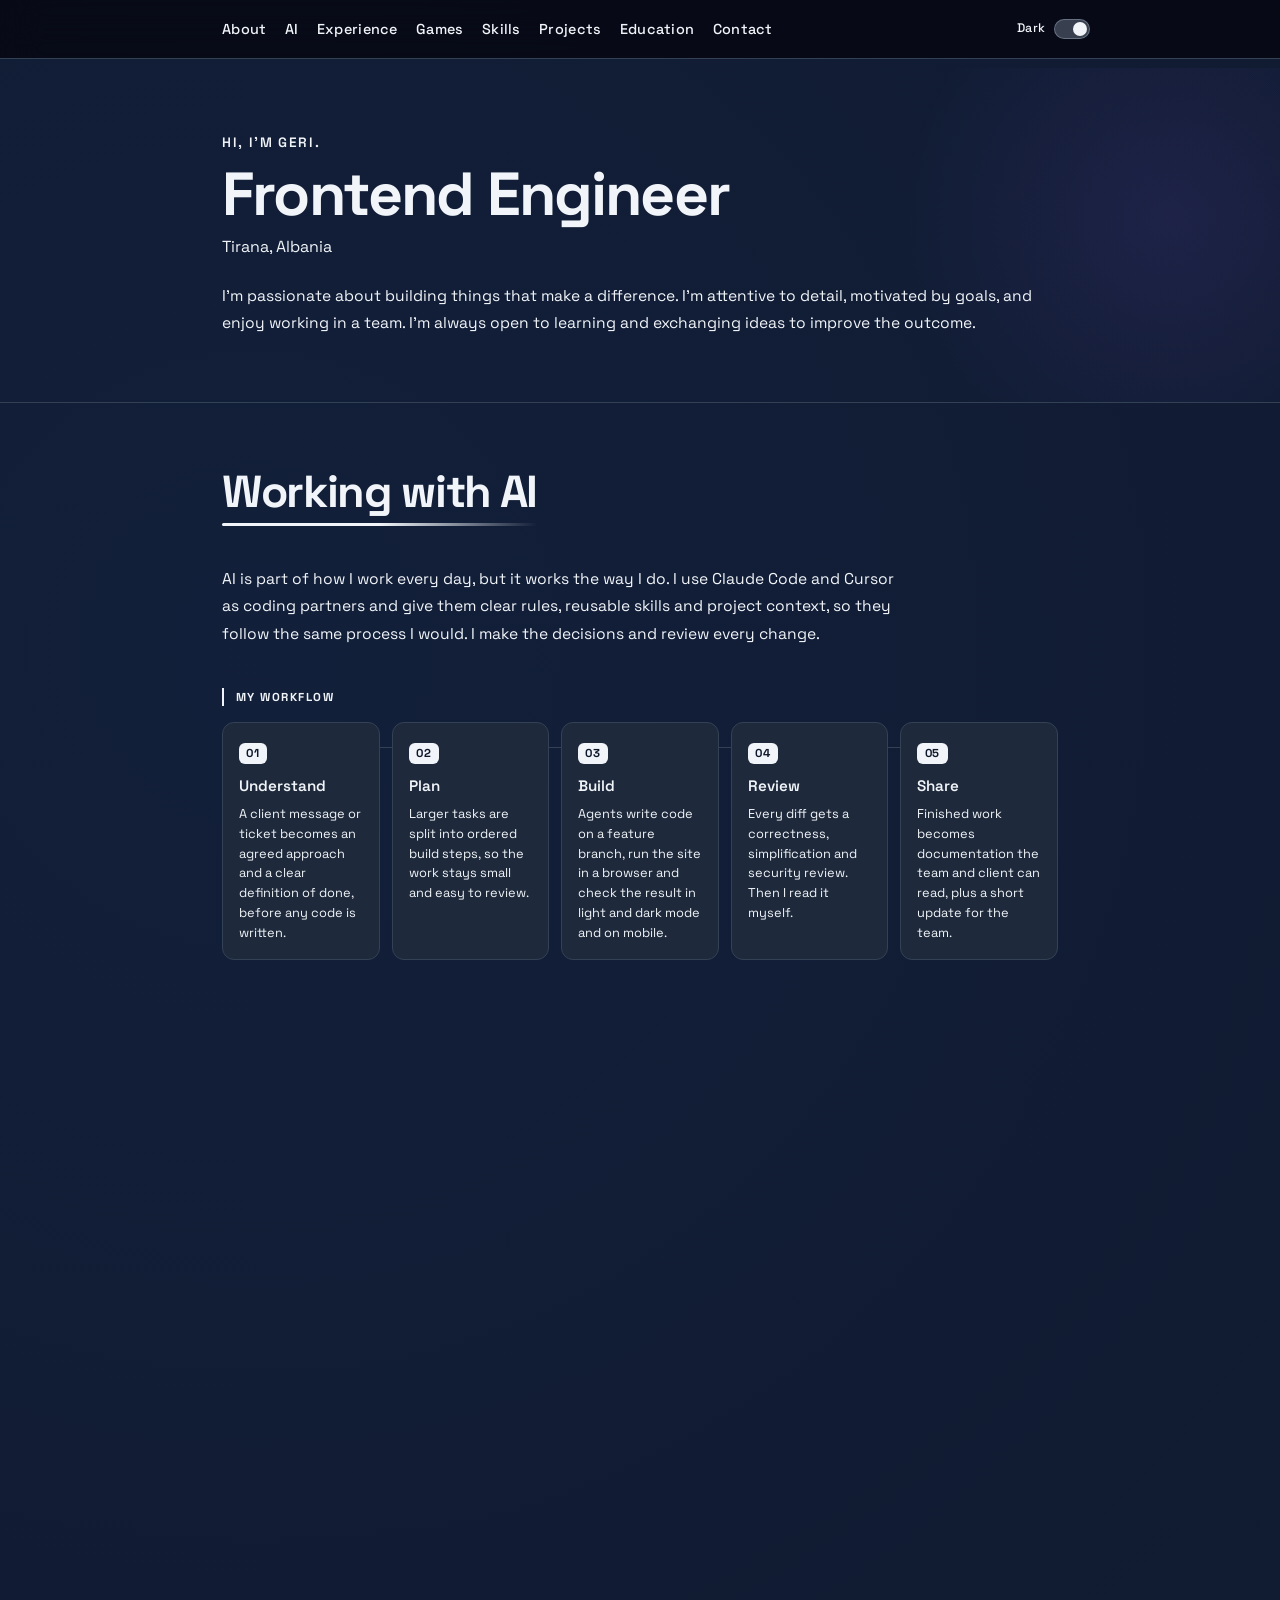
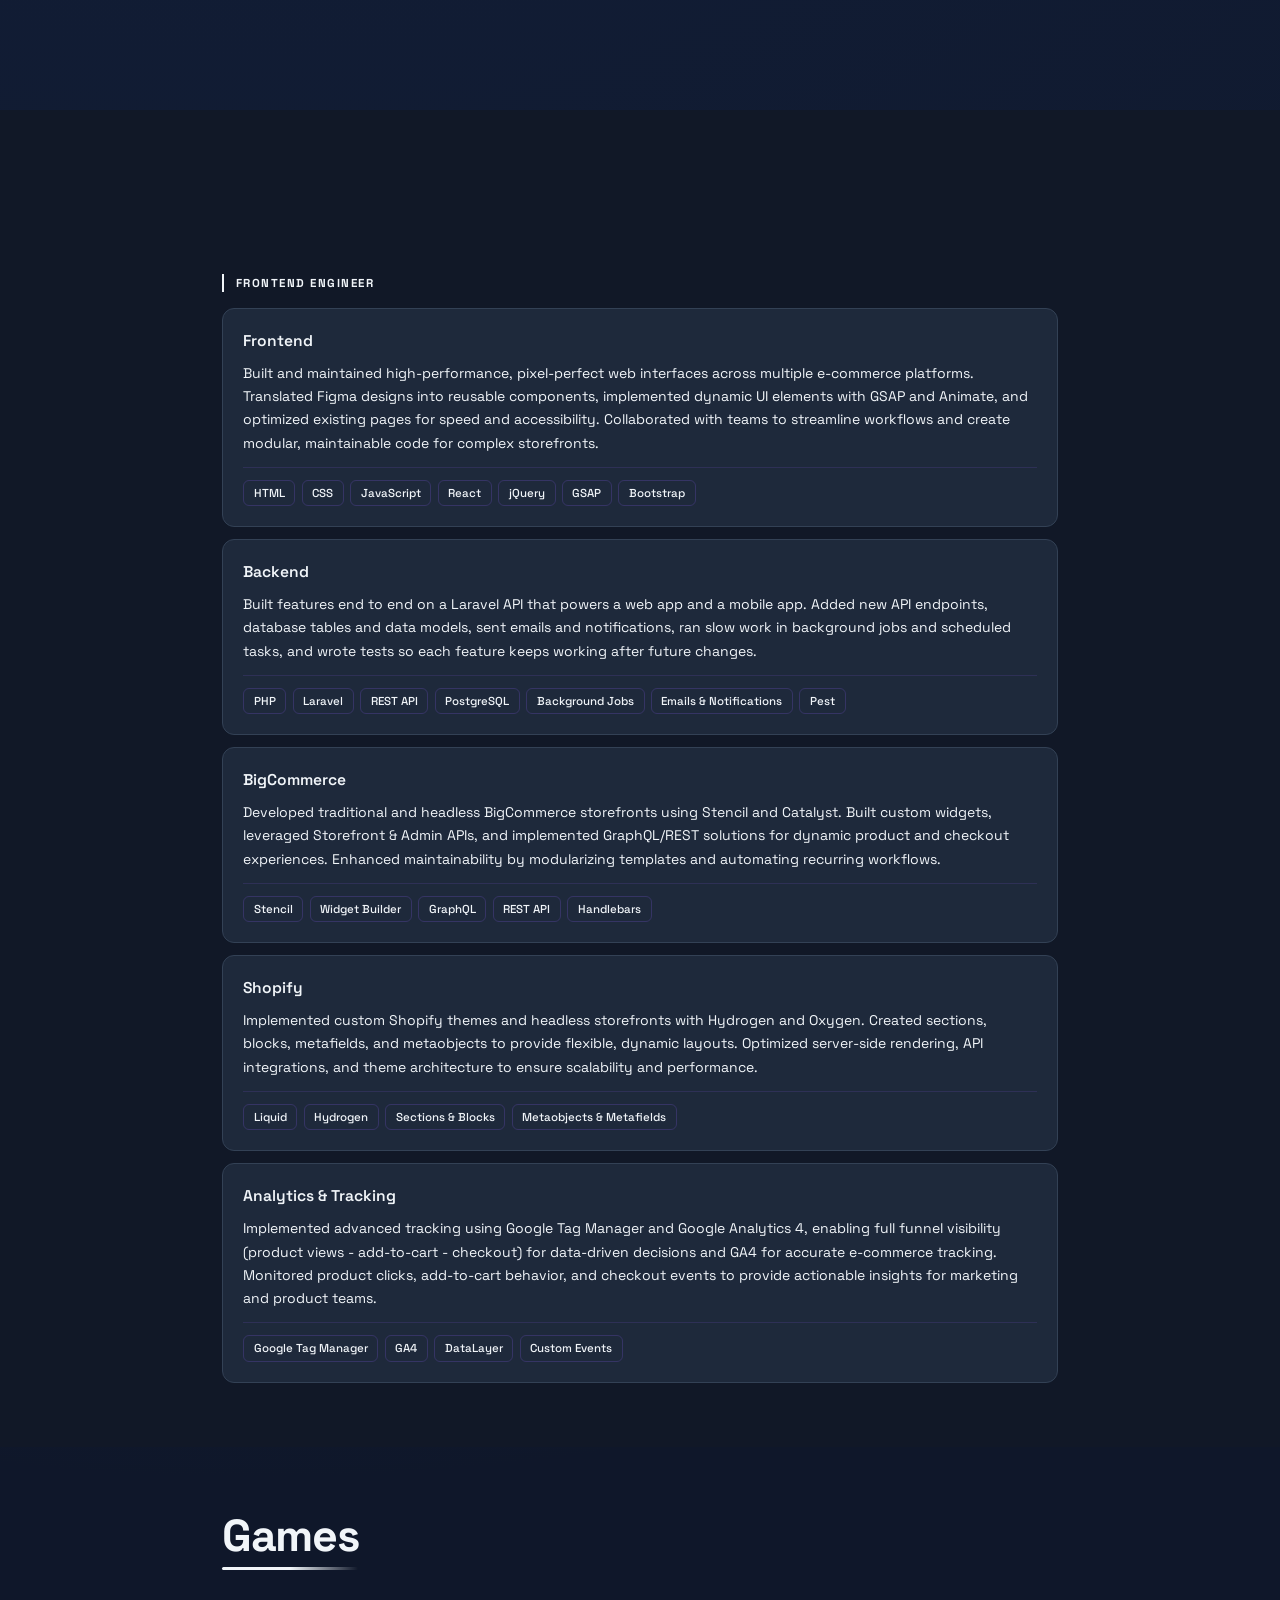
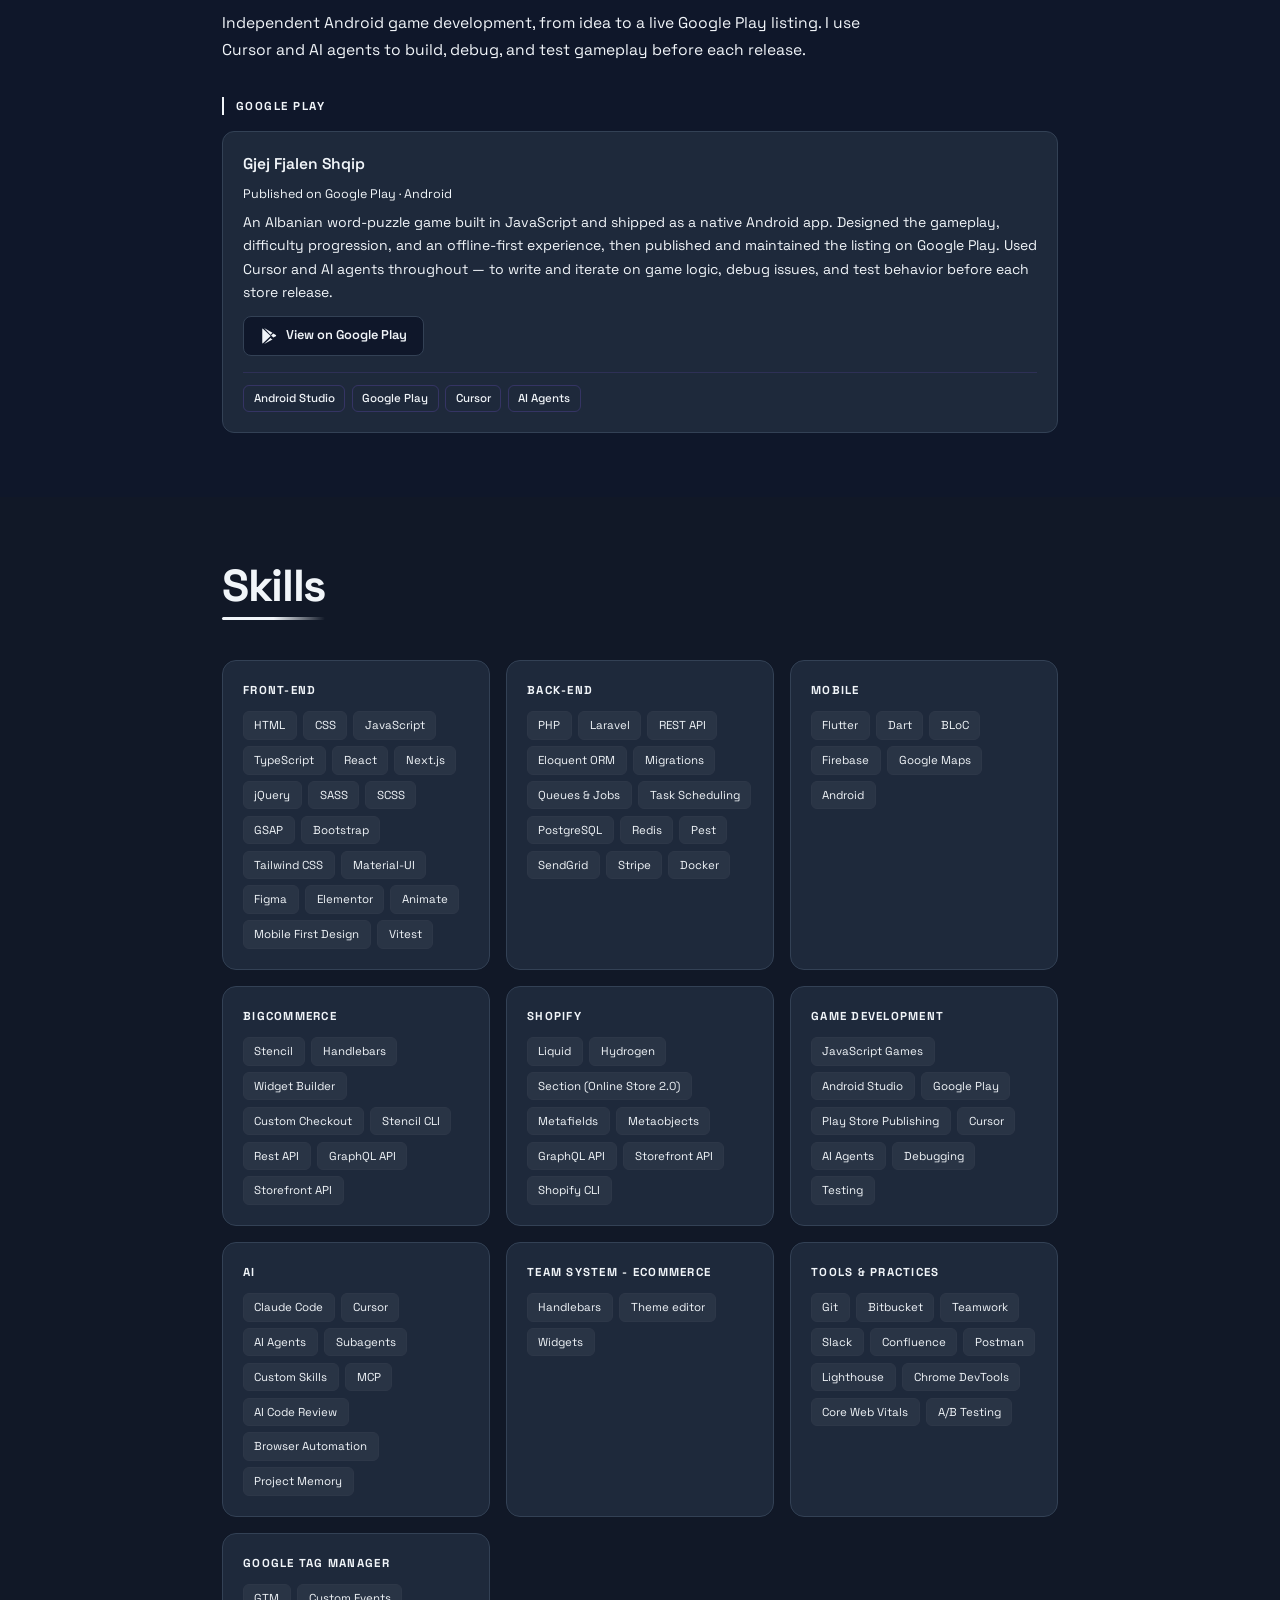
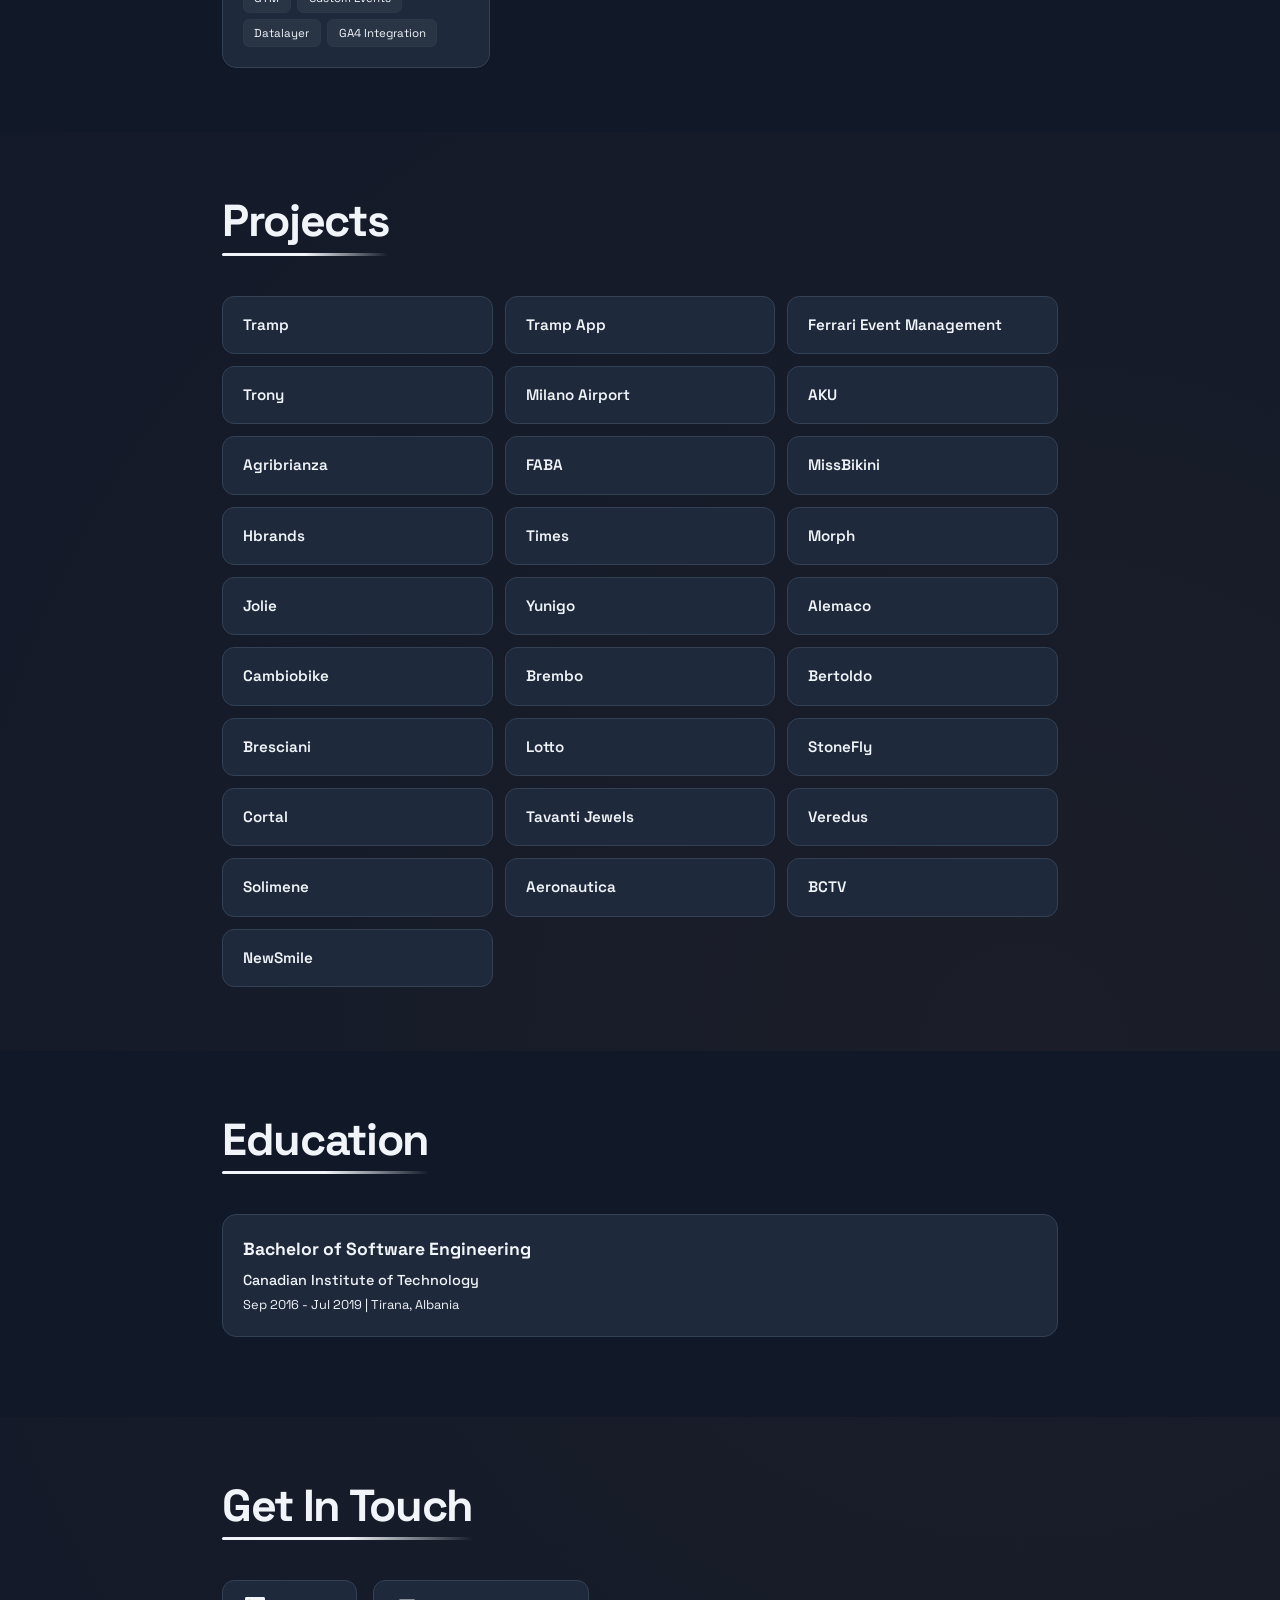
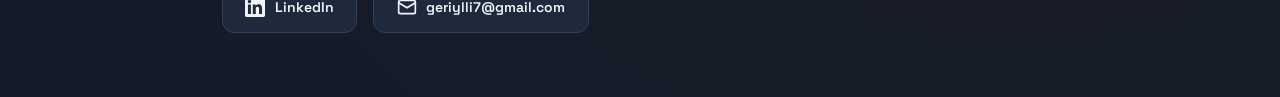
<file: index.html>
<!DOCTYPE html>
<html lang="en">
<head>
    <meta charset="UTF-8">
    <meta name="viewport" content="width=device-width, initial-scale=1.0">
    <title>Gerald Ylli (Geri) · Frontend Engineer in Tirana, Albania</title>
    <meta name="description" content="Gerald Ylli (Geri) is a Frontend Engineer from Tirana, Albania, building e-commerce storefronts on Shopify and BigCommerce, full-stack features with Laravel and Next.js, and mobile apps with Flutter, using AI in a daily workflow.">
    <meta name="author" content="Gerald Ylli">
    <meta name="robots" content="index, follow">
    <meta name="google-site-verification" content="UktNguWSNs4xKrJIe4bHncfczIuDAtbGYcPuAPzmHH4" />
    <link rel="canonical" href="https://geraldylli.github.io/">
    <link rel="icon" href="favicon.svg" type="image/svg+xml">

    <!-- Link previews (LinkedIn, WhatsApp, Slack, X) -->
    <meta property="og:type" content="profile">
    <meta property="og:url" content="https://geraldylli.github.io/">
    <meta property="og:title" content="Gerald Ylli (Geri) · Frontend Engineer">
    <meta property="og:description" content="Frontend Engineer from Tirana, Albania. E-commerce on Shopify and BigCommerce, full-stack with Laravel and Next.js, mobile with Flutter.">
    <meta property="og:site_name" content="Gerald Ylli">
    <meta property="profile:first_name" content="Gerald">
    <meta property="profile:last_name" content="Ylli">
    <meta name="twitter:card" content="summary">
    <meta name="twitter:title" content="Gerald Ylli (Geri) · Frontend Engineer">
    <meta name="twitter:description" content="Frontend Engineer from Tirana, Albania. E-commerce, full-stack and mobile.">

    <!-- Tells Google who this site is about -->
    <script type="application/ld+json">
    {
        "@context": "https://schema.org",
        "@type": "Person",
        "name": "Gerald Ylli",
        "alternateName": "Geri Ylli",
        "jobTitle": "Frontend Engineer",
        "url": "https://geraldylli.github.io/",
        "email": "mailto:geriylli7@gmail.com",
        "address": {
            "@type": "PostalAddress",
            "addressLocality": "Tirana",
            "addressCountry": "AL"
        },
        "alumniOf": {
            "@type": "CollegeOrUniversity",
            "name": "Canadian Institute of Technology"
        },
        "knowsAbout": ["Frontend Development", "JavaScript", "TypeScript", "React", "Next.js", "Shopify", "BigCommerce", "Laravel", "PHP", "Flutter", "AI-assisted development"],
        "sameAs": [
            "https://www.linkedin.com/in/gerald-ylli-589a46194/",
            "https://github.com/GeraldYlli"
        ]
    }
    </script>

    <link rel="stylesheet" href="style.css?v=3">
    <script>try{if(localStorage.getItem('theme')!=='light')document.documentElement.classList.add('dark');}catch(e){document.documentElement.classList.add('dark');}</script>
    <link rel="preconnect" href="https://fonts.googleapis.com">
    <link rel="preconnect" href="https://fonts.gstatic.com" crossorigin>
    <link href="https://fonts.googleapis.com/css2?family=Space+Grotesk:wght@400;500;700&family=Inter:wght@400;500&display=swap" rel="stylesheet">
</head>
<body>
    <!-- Loading Screen -->
    <div class="loading-screen" id="loadingScreen">
        <div class="loading-content">
            <p class="loading-name" aria-hidden="true">Gerald Ylli</p>
            <div class="loading-underline"></div>
        </div>
    </div>

    <!-- Navigation -->
    <nav class="navbar">
        <div class="container">
            <ul class="nav-menu">
                <li><a href="#about">About</a></li>
                <li><a href="#ai">AI</a></li>
                <li><a href="#experience">Experience</a></li>
                <li><a href="#games">Games</a></li>
                <li><a href="#skills">Skills</a></li>
                <li><a href="#projects">Projects</a></li>
                <li><a href="#education">Education</a></li>
                <li><a href="#contact">Contact</a></li>
            </ul>
            <div class="theme-toggle" id="themeToggle" role="button" tabindex="0" aria-label="Toggle dark mode">
                <span class="theme-toggle__label" id="themeLabel">Light</span>
                <div class="theme-toggle__track">
                    <div class="theme-toggle__thumb"></div>
                </div>
            </div>
            <button class="nav-toggle" aria-label="Toggle navigation">
                <span></span>
                <span></span>
                <span></span>
            </button>
        </div>
    </nav>

    <!-- About Section -->
    <section id="about" class="section hero">
        <div class="container">
            <div class="hero-content">
                <div>
                    <p class="hero-greeting">Hi, I'm Geri.</p>
                    <h1 class="hero-title"><span class="visually-hidden">Gerald Ylli, </span>Frontend Engineer</h1>
                    <p class="hero-subtitle">Tirana, Albania</p>
                    <div class="about-text">
                        <p>I’m passionate about building things that make a difference. I’m attentive to detail, motivated by goals, and enjoy working in a team. I’m always open to learning and exchanging ideas to improve the outcome.</p>
                    </div>
                </div>
            </div>
        </div>
    </section>

    <!-- AI Section -->
    <section id="ai" class="section ai-section">
        <div class="container">
            <h2 class="section-title">Working with AI</h2>
            <p class="ai-intro">AI is part of how I work every day, but it works the way I do. I use Claude Code and Cursor as coding partners and give them clear rules, reusable skills and project context, so they follow the same process I would. I make the decisions and review every change.</p>

            <!-- Workflow -->
            <div class="ai-block">
                <h3 class="experience-group-title">My workflow</h3>
                <ol class="ai-flow">
                    <li class="ai-step">
                        <span class="ai-step__num">01</span>
                        <h4 class="ai-step__title">Understand</h4>
                        <p class="ai-step__text">A client message or ticket becomes an agreed approach and a clear definition of done, before any code is written.</p>
                    </li>
                    <li class="ai-step">
                        <span class="ai-step__num">02</span>
                        <h4 class="ai-step__title">Plan</h4>
                        <p class="ai-step__text">Larger tasks are split into ordered build steps, so the work stays small and easy to review.</p>
                    </li>
                    <li class="ai-step">
                        <span class="ai-step__num">03</span>
                        <h4 class="ai-step__title">Build</h4>
                        <p class="ai-step__text">Agents write code on a feature branch, run the site in a browser and check the result in light and dark mode and on mobile.</p>
                    </li>
                    <li class="ai-step">
                        <span class="ai-step__num">04</span>
                        <h4 class="ai-step__title">Review</h4>
                        <p class="ai-step__text">Every diff gets a correctness, simplification and security review. Then I read it myself.</p>
                    </li>
                    <li class="ai-step">
                        <span class="ai-step__num">05</span>
                        <h4 class="ai-step__title">Share</h4>
                        <p class="ai-step__text">Finished work becomes documentation the team and client can read, plus a short update for the team.</p>
                    </li>
                </ol>
            </div>

            <!-- Skills -->
            <div class="ai-block">
                <h3 class="experience-group-title">Skills I use</h3>
                <p class="ai-block__lead">Skills are reusable instructions that teach the agent a specific part of my process. Each one is called on its own, when that step comes up.</p>
                <div class="ai-skills">
                    <div class="ai-skill">
                        <h4 class="ai-skill__name">/start-task</h4>
                        <p class="ai-skill__text">Turns a new request into an agreed approach and writes down what "done" means before we branch.</p>
                    </div>
                    <div class="ai-skill">
                        <h4 class="ai-skill__name">/writing-plans</h4>
                        <p class="ai-skill__text">Breaks an approved large task into an ordered build plan before any code is written.</p>
                    </div>
                    <div class="ai-skill">
                        <h4 class="ai-skill__name">/code-review</h4>
                        <p class="ai-skill__text">Reviews the current diff or a pull request for bugs, and can apply the fixes it finds.</p>
                    </div>
                    <div class="ai-skill">
                        <h4 class="ai-skill__name">/simplify</h4>
                        <p class="ai-skill__text">Cleans up changed code by reusing what already exists and removing what isn't needed.</p>
                    </div>
                    <div class="ai-skill">
                        <h4 class="ai-skill__name">/security-review</h4>
                        <p class="ai-skill__text">Checks the changes on a branch for security issues before they go anywhere near live.</p>
                    </div>
                    <div class="ai-skill">
                        <h4 class="ai-skill__name">/run</h4>
                        <p class="ai-skill__text">Launches the project and drives it in a browser to confirm a change actually works.</p>
                    </div>
                    <div class="ai-skill">
                        <h4 class="ai-skill__name">/document-feature</h4>
                        <p class="ai-skill__text">Writes up a shipped feature as a shared doc for QA, support or the client.</p>
                    </div>
                    <div class="ai-skill">
                        <h4 class="ai-skill__name">/standup-update</h4>
                        <p class="ai-skill__text">Writes the short Tuesday and Thursday update about what I worked on.</p>
                    </div>
                </div>
            </div>

            <!-- Tools -->
            <div class="ai-block">
                <h3 class="experience-group-title">Tools</h3>
                <div class="skill-tags">
                    <span class="skill-tag">Claude Code</span>
                    <span class="skill-tag">Cursor</span>
                    <span class="skill-tag">AI Agents</span>
                    <span class="skill-tag">Subagents</span>
                    <span class="skill-tag">Custom Skills</span>
                    <span class="skill-tag">MCP</span>
                    <span class="skill-tag">GitKraken MCP</span>
                    <span class="skill-tag">Browser Automation</span>
                    <span class="skill-tag">Project Memory</span>
                </div>
            </div>
        </div>
    </section>

    <!-- Experience Section -->
    <section id="experience" class="section section-alt">
        <div class="container">
            <h2 class="section-title">Experience</h2>
        

            <!-- Frontend Engineer -->
            <div class="experience-group">
                <h3 class="experience-group-title">Frontend Engineer</h3>
                <div class="experience-list">
                    <div class="experience-item">
                        <div class="experience-content">
                            <h3 class="experience-title">Frontend</h3>
                            <p class="experience-description">Built and maintained high-performance, pixel-perfect web interfaces across multiple e-commerce platforms. 
                                Translated Figma designs into reusable components, implemented dynamic UI elements with GSAP and Animate, 
                                and optimized existing pages for speed and accessibility. Collaborated with teams to streamline workflows and create modular, 
                                maintainable code for complex storefronts.</p>
                            <div class="experience-tech">
                                <span class="tech-tag">HTML</span>
                                <span class="tech-tag">CSS</span>
                                <span class="tech-tag">JavaScript</span>
                                <span class="tech-tag">React</span>
                                <span class="tech-tag">jQuery</span>
                                <span class="tech-tag">GSAP</span>
                                <span class="tech-tag">Bootstrap</span>

                            </div>
                        </div>
                    </div>

                    <div class="experience-item">
                        <div class="experience-content">
                            <h3 class="experience-title">Backend</h3>
                            <p class="experience-description">Built features end to end on a Laravel API that powers a web app and a mobile app. Added new API endpoints, database tables and data models, sent emails and notifications, ran slow work in background jobs and scheduled tasks, and wrote tests so each feature keeps working after future changes.</p>
                            <div class="experience-tech">
                                <span class="tech-tag">PHP</span>
                                <span class="tech-tag">Laravel</span>
                                <span class="tech-tag">REST API</span>
                                <span class="tech-tag">PostgreSQL</span>
                                <span class="tech-tag">Background Jobs</span>
                                <span class="tech-tag">Emails & Notifications</span>
                                <span class="tech-tag">Pest</span>
                            </div>
                        </div>
                    </div>

                    <div class="experience-item">
                        <div class="experience-content">
                            <h3 class="experience-title">BigCommerce</h3>
                            <p class="experience-description">Developed traditional and headless BigCommerce storefronts using Stencil and Catalyst. Built custom widgets, leveraged Storefront & Admin APIs, and implemented GraphQL/REST solutions for dynamic product and checkout experiences. Enhanced maintainability by modularizing templates and automating recurring workflows.</p>
                            <div class="experience-tech">
                                <span class="tech-tag">Stencil</span>
                                <span class="tech-tag">Widget Builder</span>
                                <span class="tech-tag">GraphQL</span>
                                <span class="tech-tag">REST API</span>
                                <span class="tech-tag">Handlebars</span>
                            </div>
                        </div>
                    </div>
                    
                    <div class="experience-item">
                        <div class="experience-content">
                            <h3 class="experience-title">Shopify</h3>
                            <p class="experience-description">Implemented custom Shopify themes and headless storefronts with Hydrogen and Oxygen. Created sections, blocks, metafields, and metaobjects to provide flexible, dynamic layouts. Optimized server-side rendering, API integrations, and theme architecture to ensure scalability and performance.</p>
                            <div class="experience-tech">
                                <span class="tech-tag">Liquid</span>
                                <span class="tech-tag">Hydrogen</span>
                                <span class="tech-tag">Sections & Blocks</span>
                                <span class="tech-tag">Metaobjects & Metafields</span>
                            </div>
                        </div>
                    </div>
                    
                    <div class="experience-item">
                        <div class="experience-content">
                            <h3 class="experience-title">Analytics & Tracking</h3>
                            <p class="experience-description">Implemented advanced tracking using Google Tag Manager and Google Analytics 4, enabling full funnel visibility (product views - add-to-cart - checkout) for data-driven decisions and GA4 for accurate e-commerce tracking. Monitored product clicks, add-to-cart behavior, and checkout events to provide actionable insights for marketing and product teams.</p>
                            <div class="experience-tech">
                                <span class="tech-tag">Google Tag Manager</span>
                                <span class="tech-tag">GA4</span>
                                <span class="tech-tag">DataLayer</span>
                                <span class="tech-tag">Custom Events</span>
                            </div>
                        </div>
                    </div>
                </div>
            </div>

        </div>
    </section>

    <!-- Games Section -->
    <section id="games" class="section">
        <div class="container">
            <h2 class="section-title">Games</h2>
            <p class="games-intro">Independent Android game development, from idea to a live Google Play listing. I use Cursor and AI agents to build, debug, and test gameplay before each release.</p>

            <div class="experience-group">
                <h3 class="experience-group-title">Google Play</h3>
                <div class="experience-list">
                    <div class="experience-item">
                        <div class="experience-content">
                            <h3 class="experience-title">Gjej Fjalen Shqip</h3>
                            <p class="experience-date">Published on Google Play · Android</p>
                            <p class="experience-description">An Albanian word-puzzle game built in JavaScript and shipped as a native Android app. Designed the gameplay, difficulty progression, and an offline-first experience, then published and maintained the listing on Google Play. Used Cursor and AI agents throughout — to write and iterate on game logic, debug issues, and test behavior before each store release.</p>
                            <a href="https://play.google.com/store/apps/details?id=com.gerald.gjejfjalenshqip" target="_blank" rel="noopener noreferrer" class="game-store-link">
                                <svg width="20" height="20" viewBox="0 0 24 24" fill="currentColor" aria-hidden="true">
                                    <path d="M3.6 2.04c-.37.2-.6.58-.6 1v17.92c0 .42.23.8.6 1l10.55-9.96L3.6 2.04zm1.86-.74 11.18 6.45-2.72 2.57L5.46 1.3zm11.18 15.35L5.46 22.7l8.6-8.12 2.58 2.43zM21.1 10.7l-3.4-1.96-2.86 2.7 2.86 2.7 3.4-1.96c.6-.35.6-1.13 0-1.48z"/>
                                </svg>
                                View on Google Play
                            </a>
                            <div class="experience-tech">
                                <span class="tech-tag">Android Studio</span>
                                <span class="tech-tag">Google Play</span>
                                <span class="tech-tag">Cursor</span>
                                <span class="tech-tag">AI Agents</span>
                            </div>
                        </div>
                    </div>
                </div>
            </div>
        </div>
    </section>

    <!-- Skills Section -->
    <section id="skills" class="section section-alt">
        <div class="container">
            <h2 class="section-title">Skills</h2>
            <div class="skills-grid">
                <div class="skill-category">
                    <h3 class="skill-category-title">Front-end</h3>
                    <div class="skill-tags">
                        <span class="skill-tag">HTML</span>
                        <span class="skill-tag">CSS</span>
                        <span class="skill-tag">JavaScript</span>
                        <span class="skill-tag">TypeScript</span>
                        <span class="skill-tag">React</span>
                        <span class="skill-tag">Next.js</span>
                        <span class="skill-tag">jQuery</span>
                        <span class="skill-tag">SASS</span>
                        <span class="skill-tag">SCSS</span>
                        <span class="skill-tag">GSAP</span>
                        <span class="skill-tag">Bootstrap</span>
                        <span class="skill-tag">Tailwind CSS</span>
                        <span class="skill-tag">Material-UI</span>
                        <span class="skill-tag">Figma</span>
                        <span class="skill-tag">Elementor</span>
                         <span class="skill-tag">Animate</span>
                        <span class="skill-tag">Mobile First Design</span>
                        <span class="skill-tag">Vitest</span>
                    </div>
                </div>
                <div class="skill-category">
                    <h3 class="skill-category-title">Back-end</h3>
                    <div class="skill-tags">
                        <span class="skill-tag">PHP</span>
                        <span class="skill-tag">Laravel</span>
                        <span class="skill-tag">REST API</span>
                        <span class="skill-tag">Eloquent ORM</span>
                        <span class="skill-tag">Migrations</span>
                        <span class="skill-tag">Queues & Jobs</span>
                        <span class="skill-tag">Task Scheduling</span>
                        <span class="skill-tag">PostgreSQL</span>
                        <span class="skill-tag">Redis</span>
                        <span class="skill-tag">Pest</span>
                        <span class="skill-tag">SendGrid</span>
                        <span class="skill-tag">Stripe</span>
                        <span class="skill-tag">Docker</span>
                    </div>
                </div>
                <div class="skill-category">
                    <h3 class="skill-category-title">Mobile</h3>
                    <div class="skill-tags">
                        <span class="skill-tag">Flutter</span>
                        <span class="skill-tag">Dart</span>
                        <span class="skill-tag">BLoC</span>
                        <span class="skill-tag">Firebase</span>
                        <span class="skill-tag">Google Maps</span>
                        <span class="skill-tag">Android</span>
                    </div>
                </div>
                <div class="skill-category">
                    <h3 class="skill-category-title">BigCommerce</h3>
                    <div class="skill-tags">
                        <span class="skill-tag">Stencil</span>
                        <span class="skill-tag">Handlebars</span>
                        <span class="skill-tag">Widget Builder</span>
                        <span class="skill-tag">Custom Checkout</span>
                        <span class="skill-tag">Stencil CLI</span>
                        <span class="skill-tag">Rest API</span>
                        <span class="skill-tag">GraphQL API</span>
                        <span class="skill-tag">Storefront API</span>
                    </div>
                </div>
                <div class="skill-category">
                    <h3 class="skill-category-title">Shopify</h3>
                    <div class="skill-tags">
                        <span class="skill-tag">Liquid</span>
                        <span class="skill-tag">Hydrogen</span>
                        <span class="skill-tag">Section (Online Store 2.0)</span>
                        <span class="skill-tag">Metafields</span>
                        <span class="skill-tag">Metaobjects</span>
                        <span class="skill-tag">GraphQL API</span>
                        <span class="skill-tag">Storefront API</span>
                        <span class="skill-tag">Shopify CLI</span>
                    </div>
                </div>
                <div class="skill-category">
                    <h3 class="skill-category-title">Game Development</h3>
                    <div class="skill-tags">
                        <span class="skill-tag">JavaScript Games</span>
                        <span class="skill-tag">Android Studio</span>
                        <span class="skill-tag">Google Play</span>
                        <span class="skill-tag">Play Store Publishing</span>
                        <span class="skill-tag">Cursor</span>
                        <span class="skill-tag">AI Agents</span>
                        <span class="skill-tag">Debugging</span>
                        <span class="skill-tag">Testing</span>
                    </div>
                </div>
                <div class="skill-category">
                    <h3 class="skill-category-title">AI</h3>
                    <div class="skill-tags">
                        <span class="skill-tag">Claude Code</span>
                        <span class="skill-tag">Cursor</span>
                        <span class="skill-tag">AI Agents</span>
                        <span class="skill-tag">Subagents</span>
                        <span class="skill-tag">Custom Skills</span>
                        <span class="skill-tag">MCP</span>
                        <span class="skill-tag">AI Code Review</span>
                        <span class="skill-tag">Browser Automation</span>
                        <span class="skill-tag">Project Memory</span>
                    </div>
                </div>
                <div class="skill-category">
                    <h3 class="skill-category-title">Team System - Ecommerce</h3>
                    <div class="skill-tags">
                        <span class="skill-tag">Handlebars</span>
                        <span class="skill-tag">Theme editor</span>
                        <span class="skill-tag">Widgets</span>
                    </div>
                </div>
                <div class="skill-category">
                    <h3 class="skill-category-title">Tools & Practices</h3>
                    <div class="skill-tags">
                        <span class="skill-tag">Git</span>
                        <span class="skill-tag">Bitbucket</span>
                        <span class="skill-tag">Teamwork</span>
                        <span class="skill-tag">Slack</span>
                        <span class="skill-tag">Confluence</span>
                        <span class="skill-tag">Postman</span>
                        <span class="skill-tag">Lighthouse</span>
                        <span class="skill-tag">Chrome DevTools</span>
                        <span class="skill-tag">Core Web Vitals</span>
                        <span class="skill-tag">A/B Testing</span>
                    </div>
                </div>
                <div class="skill-category">
                    <h3 class="skill-category-title">Google Tag Manager</h3>
                    <div class="skill-tags">
                        <span class="skill-tag">GTM</span>
                        <span class="skill-tag">Custom Events</span>
                        <span class="skill-tag">Datalayer</span>
                        <span class="skill-tag">GA4 Integration</span>
                    </div>
                </div>
            </div>
        </div>
    </section>

    <!-- Projects Section -->
    <section id="projects" class="section">
        <div class="container">
            <h2 class="section-title">Projects</h2>
            <div class="projects-list">
                <a href="https://trampgps.com/" target="_blank" rel="noopener noreferrer" class="project-link">Tramp</a>
                <a href="https://play.google.com/store/apps/details?id=com.trampgps.app&amp;hl=en" target="_blank" rel="noopener noreferrer" class="project-link">Tramp App</a>
                <a href="https://mystore.ferrari.com/" target="_blank" rel="noopener noreferrer" class="project-link">Ferrari Event Management</a>
                <a href="https://www.trony.it/" target="_blank" rel="noopener noreferrer" class="project-link">Trony</a>
                <a href="https://milanairportsboutique.com/" target="_blank" rel="noopener noreferrer" class="project-link">Milano Airport</a>
                <a href="https://www.aku.com/" target="_blank" rel="noopener noreferrer" class="project-link">AKU</a>
                <a href="https://www.agribrianza.it/" target="_blank" rel="noopener noreferrer" class="project-link">Agribrianza</a>
                <a href="https://www.myfaba.it/" target="_blank" rel="noopener noreferrer" class="project-link">FABA</a>
                <a href="https://www.missbikini.com/" target="_blank" rel="noopener noreferrer" class="project-link">MissBikini</a>
                <a href="https://h-brands.com/" target="_blank" rel="noopener noreferrer" class="project-link">Hbrands</a>
                <a href="https://www.timeshop.it/" target="_blank" rel="noopener noreferrer" class="project-link">Times</a>
                <a href="https://morphparfum.com/" target="_blank" rel="noopener noreferrer" class="project-link">Morph</a>
                <a href="https://jolieprofumerie.com/" target="_blank" rel="noopener noreferrer" class="project-link">Jolie</a>
                <a href="https://www.yunigo.us/" target="_blank" rel="noopener noreferrer" class="project-link">Yunigo</a>
                <a href="https://www.alemaco.it/" target="_blank" rel="noopener noreferrer" class="project-link">Alemaco</a>
                <a href="https://www.cambiobike.it/" target="_blank" rel="noopener noreferrer" class="project-link">Cambiobike</a>
                <a href="https://www.brembostore.com/" target="_blank" rel="noopener noreferrer" class="project-link">Brembo</a>
                <a href="https://www.bertoldoshop.it/" target="_blank" rel="noopener noreferrer" class="project-link">Bertoldo</a>
                <a href="https://www.bresciani.it/" target="_blank" rel="noopener noreferrer" class="project-link">Bresciani</a>
                <a href="https://www.lotto.it/" target="_blank" rel="noopener noreferrer" class="project-link">Lotto</a>
                <a href="https://www.stonefly.it/" target="_blank" rel="noopener noreferrer" class="project-link">StoneFly</a>
                <a href="https://www.cortal.it/" target="_blank" rel="noopener noreferrer" class="project-link">Cortal</a>
                <a href="https://tavantijewels.com/" target="_blank" rel="noopener noreferrer" class="project-link">Tavanti Jewels</a>
                <a href="https://www.veredus.com/" target="_blank" rel="noopener noreferrer" class="project-link">Veredus</a>
                <a href="https://www.ceramicasolimene.it/" target="_blank" rel="noopener noreferrer" class="project-link">Solimene</a>
                <a href="https://www.aeronauticamilitareofficialstore.it/" target="_blank" rel="noopener noreferrer" class="project-link">Aeronautica</a>
                <a href="https://www.bctv.it/" target="_blank" rel="noopener noreferrer" class="project-link">BCTV</a>
                <a href="https://www.newsmile.it/" target="_blank" rel="noopener noreferrer" class="project-link">NewSmile</a>
            </div>
        </div>
    </section>

    <!-- Education Section -->
    <section id="education" class="section section-alt">
        <div class="container">
            <h2 class="section-title">Education</h2>
            <div class="education-list">
                <div class="education-item">
                    <h3 class="education-degree">Bachelor of Software Engineering</h3>
                    <p class="education-institution">Canadian Institute of Technology</p>
                    <p class="education-year">Sep 2016 - Jul 2019 | Tirana, Albania</p>
                </div>
            </div>
        </div>
    </section>

    <!-- Contact Section -->
    <section id="contact" class="section">
        <div class="container">
            <h2 class="section-title">Get In Touch</h2>
            <div class="contact-content">
                <div class="contact-links">
                    <a href="https://www.linkedin.com/in/gerald-ylli-589a46194/" target="_blank" rel="noopener noreferrer" class="contact-link">
                        <svg width="24" height="24" viewBox="0 0 24 24" fill="currentColor">
                            <path d="M20.447 20.452h-3.554v-5.569c0-1.328-.027-3.037-1.852-3.037-1.853 0-2.136 1.445-2.136 2.939v5.667H9.351V9h3.414v1.561h.046c.477-.9 1.637-1.85 3.37-1.85 3.601 0 4.267 2.37 4.267 5.455v6.286zM5.337 7.433c-1.144 0-2.063-.926-2.063-2.065 0-1.138.92-2.063 2.063-2.063 1.14 0 2.064.925 2.064 2.063 0 1.139-.925 2.065-2.064 2.065zm1.782 13.019H3.555V9h3.564v11.452zM22.225 0H1.771C.792 0 0 .774 0 1.729v20.542C0 23.227.792 24 1.771 24h20.451C23.2 24 24 23.227 24 22.271V1.729C24 .774 23.2 0 22.222 0h.003z"/>
                        </svg>
                        LinkedIn
                    </a>
                    <a href="mailto:geriylli7@gmail.com" class="contact-link">
                        <svg width="24" height="24" viewBox="0 0 24 24" fill="none" stroke="currentColor" stroke-width="2" stroke-linecap="round" stroke-linejoin="round" aria-hidden="true">
                            <rect x="2" y="4" width="20" height="16" rx="2"/>
                            <path d="m22 7-10 6L2 7"/>
                        </svg>
                        geriylli7@gmail.com
                    </a>
                </div>
            </div>
        </div>
    </section>

    <script src="script.js?v=3"></script>
</body>
</html>
</file>
<file: style.css>
/* ── Reset ──────────────────────────────────────────── */
* {
    margin: 0;
    padding: 0;
    box-sizing: border-box;
}

/* ── Design tokens ───────────────────────────────────── */
:root {
        --bg:        #f9fafb;       
        --bg-alt:    #f3f4f6;        
        --surface:   #ffffff;        
        --border:    #b6c6e3;     
        --border-h:  #1e293b;       
        --text:      #1e293b;       
        --subtle:    #e0e7ef;      
        --glow:      rgba(30,58,138,0.12);
}

html.dark {
        --bg:        #0f172a;
        --bg-alt:    #111827;
        --surface:   #1e293b;
        --border:    #334155;
        --border-h:  #94a3b8;
        --text:      #f1f5f9;
        --subtle:    #2d3748;
        --glow:      rgba(148,163,184,0.12);
}


/* ── Base ────────────────────────────────────────────── */
html { scroll-behavior: smooth; }

body {
    font-family: 'Space Grotesk', 'Inter', system-ui, sans-serif;
    color: var(--text);
    background-color: var(--bg);
    background-image:
       radial-gradient(circle at 20% 10%, rgba(59,130,246,0.08) 0%, transparent 42%),
    radial-gradient(circle at 80% 90%, rgba(245,158,11,0.05) 0%, transparent 36%);
    line-height: 1.6;
    font-size: 1rem;
    font-weight: 400;
}

.container {
    max-width: 900px;
    margin: 0 auto;
    padding: 0 2rem;
}

/* ── Loading Screen ──────────────────────────────────── */
.loading-screen {
    position: fixed;
    inset: 0;
    background: var(--bg);
    display: flex;
    justify-content: center;
    align-items: center;
    z-index: 9999;
    transition: opacity 0.8s ease, visibility 0.8s ease;
}
.loading-screen.hidden {
    opacity: 0;
    visibility: hidden;
}
.loading-content {
    text-align: center;
}
.loading-name {
    font-family: 'Space Grotesk', sans-serif;
    font-size: 3rem;
    font-weight: 700;
    background: linear-gradient(135deg, var(--text), var(--border-h));
    -webkit-background-clip: text;
    background-clip: text;
    color: transparent;
    opacity: 0;
    animation: nameAnimation 2.5s ease-in-out;
    margin-bottom: 0.5rem;
    letter-spacing: -0.02em;
}
.loading-underline {
    width: 400px;
    height: 2px;
    position: relative;
    margin: 0 auto;
    overflow: hidden;
    opacity: 0;
    animation: underlineFade 2.5s ease-in-out;
}
.loading-underline::before {
    content: '';
    position: absolute;
    width: 80px;
    height: 2px;
    background: linear-gradient(90deg, transparent, var(--text), var(--border-h));
    box-shadow: 0 0 12px var(--text), 0 0 24px var(--text);
    animation: shootingStar 2.5s ease-in-out;
}
.loading-underline::after {
    content: '';
    position: absolute;
    width: 400px;
    height: 1px;
    background: linear-gradient(90deg, transparent, rgba(139,92,246,0.25), transparent);
    animation: shootingStarTrail 2.5s ease-in-out;
    opacity: 0;
}

@keyframes nameAnimation {
    0%   { opacity: 0; transform: translateY(20px);  }
    20%  { opacity: 1; transform: translateY(0);     }
    80%  { opacity: 1; transform: translateY(0);     }
    100% { opacity: 0; transform: translateY(-20px); }
}
@keyframes shootingStar {
    0%   { left: -80px; opacity: 0; }
    5%   { opacity: 1; }
    85%  { opacity: 1; }
    95%  { opacity: 0; }
    100% { left: 400px; opacity: 0; }
}
@keyframes underlineFade {
    0%   { opacity: 0; }
    20%  { opacity: 1; }
    80%  { opacity: 1; }
    100% { opacity: 0; }
}
@keyframes shootingStarTrail {
    0%   { opacity: 0;   }
    5%   { opacity: 0.5; }
    85%  { opacity: 0.5; }
    95%  { opacity: 0;   }
    100% { opacity: 0;   }
}

/* ── Navbar ──────────────────────────────────────────── */
.navbar {
    position: fixed;
    top: 0;
    left: 0;
    right: 0;
    backdrop-filter: blur(18px);
    -webkit-backdrop-filter: blur(18px);
    background: rgba(6,6,15,0.78);
    border-bottom: 1px solid var(--border);
    z-index: 1000;
    padding: 1rem 0;
    transition: box-shadow 0.3s ease;
}
.navbar .container {
    display: flex;
    justify-content: space-between;
    align-items: center;
    position: relative;
}

.nav-menu {
    display: flex;
    list-style: none;
    gap: 1.15rem;
    padding-right: 5.5rem;
}
.nav-menu a {
    text-decoration: none;
    color: var(--surface);
    font-weight: 500;
    font-size: 0.9rem;
    letter-spacing: 0.02em;
    transition: color 0.2s ease;
    position: relative;
}
.nav-menu a::after {
    content: '';
    position: absolute;
    bottom: -3px;
    left: 0;
    width: 0;
    height: 1px;
    background: linear-gradient(90deg, var(--surface), var(--text));
    transition: width 0.3s ease;
}

.nav-menu a:hover::after {
    width: 100%;
}
.theme-toggle {
    position: absolute;
    right: 0;
    display: flex;
    align-items: center;
    gap: 0.5rem;
    cursor: pointer;
    user-select: none;
    flex-shrink: 0;
}
.theme-toggle__label {
    font-size: 0.78rem;
    font-weight: 500;
    color: #f1f5f9;
    letter-spacing: 0.04em;
    min-width: 2.6rem;
    text-align: right;
}
.theme-toggle__track {
    width: 36px;
    height: 20px;
    border-radius: 999px;
    background: rgba(255,255,255,0.2);
    border: 1px solid rgba(255,255,255,0.3);
    position: relative;
    transition: background 0.25s ease;
    flex-shrink: 0;
}
html.dark .theme-toggle__track {
    background: rgba(148,163,184,0.35);
    border-color: rgba(148,163,184,0.5);
}
.theme-toggle__thumb {
    position: absolute;
    top: 2px;
    left: 2px;
    width: 14px;
    height: 14px;
    border-radius: 50%;
    background: #f1f5f9;
    transition: transform 0.25s ease;
}
html.dark .theme-toggle__thumb {
    transform: translateX(16px);
}
.nav-toggle {
    display: none;
    flex-direction: column;
    background: none;
    border: none;
    cursor: pointer;
    gap: 5px;
}
.nav-toggle span {
    width: 24px;
    height: 2px;
    background: #fff;
    border-radius: 2px;
    transition: all 0.3s ease;
}

/* ── Hero / About ────────────────────────────────────── */
.hero {
    margin-top: 68px;
    padding: 6rem 0 7rem;
    position: relative;
    overflow: hidden;
}
.hero::before {
    content: '';
    position: absolute;
    top: -140px;
    right: -180px;
    width: 580px;
    height: 580px;
    border-radius: 50%;
    background: radial-gradient(circle, rgba(139,92,246,0.1) 0%, transparent 65%);
    pointer-events: none;
}
.hero-content {
    display: flex;
    align-items: center;
    position: relative;
}

.hero-greeting {
    font-size: 0.85rem;
    font-weight: 600;
    color: var(--text);    
    margin-bottom: 0.6rem;
    text-transform: uppercase;
    letter-spacing: 0.12em;
}
.hero-title {
    font-size: clamp(2.5rem, 6vw, 3.8rem);
    font-weight: 700;
    margin-bottom: 0.4rem;
    line-height: 1.05;
    font-family: 'Space Grotesk', sans-serif;
    letter-spacing: -0.03em;
    color: var(--text);
}
.hero-subtitle {
    font-size: 1rem;
    font-weight: 400;
    margin-bottom: 1.5rem;
    color: var(--text);
}
.about-text {
    font-size: 0.975rem;
    line-height: 1.75;
    color: var(--text);
}
.about-text a {
    color: var(--text);
    text-decoration: none;
    border-bottom: 1px solid rgba(139,92,246,0.4);
    transition: border-color 0.2s ease;
}
.about-text a:hover { border-color: var(--text); }
.hero-links {
    display: flex;
    gap: 0.75rem;
    flex-wrap: wrap;
}

/* ── Buttons ─────────────────────────────────────────── */
.btn {
    display: inline-flex;
    align-items: center;
    gap: 0.5rem;
    padding: 0.65rem 1.4rem;
    text-decoration: none;
    font-weight: 600;
    font-size: 0.875rem;
    letter-spacing: 0.03em;
    border-radius: 8px;
    cursor: pointer;
    transition: all 0.25s ease;
    font-family: 'Space Grotesk', sans-serif;
    border: 1px solid transparent;
}
.btn-primary {
    background: var(--text);
    color: #fff;
    border-color: var(--text);
    box-shadow: 0 0 20px rgba(139,92,246,0.3);
}
.btn-primary:hover {
    background: var(--text);
    border-color: var(--text);
    box-shadow: 0 0 28px rgba(139,92,246,0.5);
    transform: translateY(-1px);
}
.btn-secondary {
    background: var(--surface);
    color: var(--text);
    border-color: var(--border);
    backdrop-filter: blur(4px);
}
.btn-secondary:hover {
    background: var(--surface);
    border-color: var(--border-h);
    transform: translateY(-1px);
}

/* ── Sections ────────────────────────────────────────── */
.section {
    padding: 4rem 0;
    position: relative;
}
.section-alt {
    background: var(--bg-alt);
}
.section-title {
    font-family: 'Space Grotesk', sans-serif;
    font-size: clamp(2rem, 5vw, 2.8rem);
    font-weight: 700;
    margin-bottom: 2.5rem;
    color: var(--text);
    letter-spacing: -0.03em;
    line-height: 1.1;
    position: relative;
    display: inline-block;
}
.section-title::after {
    content: '';
    display: block;
    height: 3px;
    width: 100%;
    margin-top: 0.45rem;
    background: linear-gradient(90deg, var(--text), var(--text), transparent);
    border-radius: 2px;
}

/* ── Experience ──────────────────────────────────────── */
.experience-group {
    margin-bottom: 3rem;
}
.experience-group:last-child { margin-bottom: 0; }
.experience-group-title {
    font-family: 'Space Grotesk', sans-serif;
    font-size: 0.72rem;
    font-weight: 700;
    color: var(--text);
    text-transform: uppercase;
    letter-spacing: 0.13em;
    margin-bottom: 1rem;
    padding-left: 0.75rem;
    border-left: 2px solid var(--text);
}
.experience-list {
    display: grid;
    gap: 0.75rem;
    margin: 0;
}
.experience-item {
    padding: 1.25rem;
    border: 1px solid var(--border);
    border-radius: 12px;
    background: var(--surface);
    backdrop-filter: blur(6px);
    transition: border-color 0.25s ease, background 0.25s ease, transform 0.25s ease;
    cursor: default;
}
.experience-item:hover {
    border-color: var(--border-h);
    background: var(--surface);
}
.experience-content { width: 100%; }
.experience-title {
    font-size: 0.975rem;
    font-weight: 600;
    margin-bottom: 0.5rem;
    color: var(--text);
    display: flex;
    align-items: center;
    gap: 0.5rem;
    font-family: 'Space Grotesk', sans-serif;
}

.experience-date {
    font-size: 0.78rem;
    color: var(--text);
    margin-bottom: 0.4rem;
}
.experience-description {
    color: var(--text);
    line-height: 1.65;
    margin-bottom: 0.75rem;
    font-size: 0.875rem;
}
.experience-tech {
    display: flex;
    flex-wrap: wrap;
    gap: 0.4rem;
    margin-top: 0.75rem;
    padding-top: 0.75rem;
    border-top: 1px solid rgba(139,92,246,0.14);
}
.tech-tag {
    display: inline-block;
    padding: 0.2rem 0.6rem;
    color: var(--text);
    border: 1px solid rgba(139,92,246,0.22);
    font-size: 0.72rem;
    font-weight: 500;
    border-radius: 6px;
}

/* ── AI ──────────────────────────────────────────────── */
.ai-section {
    border-top: 1px solid var(--border);
}
.ai-intro {
    font-size: 0.975rem;
    line-height: 1.75;
    color: var(--text);
    margin-bottom: 2.5rem;
    max-width: 42rem;
}
.ai-block {
    margin-bottom: 3rem;
}
.ai-block:last-child { margin-bottom: 0; }
.ai-block__lead {
    font-size: 0.875rem;
    line-height: 1.65;
    color: var(--text);
    margin-bottom: 1rem;
    max-width: 42rem;
}

/* Workflow: connected steps */
.ai-flow {
    list-style: none;
    display: grid;
    grid-template-columns: repeat(5, 1fr);
    gap: 0.75rem;
    position: relative;
}
.ai-flow::before {
    content: '';
    position: absolute;
    top: 1.55rem;
    left: 1.25rem;
    right: 1.25rem;
    height: 1px;
    background: var(--border);
}
.ai-step {
    position: relative;
    padding: 1rem;
    border: 1px solid var(--border);
    border-radius: 12px;
    background: var(--surface);
    transition: border-color 0.25s ease, transform 0.25s ease;
}
.ai-step:hover {
    border-color: var(--border-h);
    transform: translateY(-3px);
}
.ai-step__num {
    display: inline-block;
    font-size: 0.72rem;
    font-weight: 700;
    letter-spacing: 0.08em;
    padding: 0.1rem 0.45rem;
    border-radius: 6px;
    background: var(--text);
    color: var(--bg);
    margin-bottom: 0.6rem;
}
.ai-step__title {
    font-size: 0.95rem;
    font-weight: 600;
    margin-bottom: 0.35rem;
    color: var(--text);
}
.ai-step__text {
    font-size: 0.8rem;
    line-height: 1.55;
    color: var(--text);
}

/* Skills: command cards */
.ai-skills {
    display: grid;
    grid-template-columns: repeat(auto-fill, minmax(240px, 1fr));
    gap: 0.75rem;
}
.ai-skill {
    padding: 1rem 1.15rem;
    border: 1px solid var(--border);
    border-left: 3px solid var(--text);
    border-radius: 10px;
    background: var(--surface);
    transition: border-color 0.25s ease, transform 0.25s ease;
}
.ai-skill:hover {
    border-color: var(--border-h);
    transform: translateY(-2px);
}
.ai-skill__name {
    font-size: 0.95rem;
    font-weight: 700;
    margin-bottom: 0.3rem;
    color: var(--text);
    letter-spacing: -0.01em;
}
.ai-skill__text {
    font-size: 0.82rem;
    line-height: 1.55;
    color: var(--text);
}

/* ── Games ───────────────────────────────────────────── */
.games-intro {
    font-size: 0.975rem;
    line-height: 1.75;
    color: var(--text);
    margin-bottom: 2rem;
    max-width: 42rem;
}
.game-store-link {
    display: inline-flex;
    align-items: center;
    gap: 0.5rem;
    margin-bottom: 0.25rem;
    padding: 0.55rem 1rem;
    background: var(--bg);
    color: var(--text);
    text-decoration: none;
    border: 1px solid var(--border);
    border-radius: 8px;
    font-weight: 600;
    font-size: 0.8rem;
    font-family: 'Space Grotesk', sans-serif;
    transition: border-color 0.25s ease, transform 0.25s ease;
}
.game-store-link:hover {
    border-color: var(--border-h);
    transform: translateY(-1px);
}
.game-store-link svg {
    width: 18px;
    height: 18px;
    flex-shrink: 0;
}

/* ── Projects ────────────────────────────────────────── */
.projects-list {
    display: grid;
    grid-template-columns: repeat(auto-fill, minmax(220px, 1fr));
    gap: 0.75rem;
}
.project-link {
    display: block;
    padding: 1rem 1.25rem;
    background: var(--surface);
    color: var(--text);
    text-decoration: none;
    border: 1px solid var(--border);
    border-radius: 12px;
    font-family: 'Space Grotesk', sans-serif;
    font-weight: 600;
    font-size: 0.95rem;
    backdrop-filter: blur(6px);
    transition: border-color 0.25s ease, transform 0.25s ease;
}
.project-link:hover {
    border-color: var(--border-h);
    transform: translateY(-2px);
}

/* ── Skills ──────────────────────────────────────────── */
.skills-grid {
    display: grid;
    grid-template-columns: repeat(auto-fit, minmax(260px, 1fr));
    gap: 1rem;
}
.skill-category {
    background: var(--surface);
    border: 1px solid var(--border);
    border-radius: 14px;
    padding: 1.25rem;
    backdrop-filter: blur(6px);
    transition: border-color 0.25s ease, transform 0.25s ease;
}
.skill-category:hover {
    border-color: var(--border-h);
    transform: translateY(-3px);
}
.skill-category-title {
    font-size: 0.72rem;
    font-weight: 700;
    text-transform: uppercase;
    letter-spacing: 0.11em;
    color: var(--text);
    margin-bottom: 0.75rem;
    font-family: 'Space Grotesk', sans-serif;
}
.skill-tags {
    display: flex;
    flex-wrap: wrap;
    gap: 0.4rem;
}
.skill-tag {
    display: inline-block;
    padding: 0.25rem 0.65rem;
    background: rgba(255,255,255,0.05);
    color: var(--text);
    border: 1px solid var(--subtle);
    font-size: 0.72rem;
    font-weight: 400;
    border-radius: 6px;
    transition: border-color 0.2s ease, color 0.2s ease;
}
.skill-tag:hover {
    border-color: var(--text);
    color: var(--text);
}

/* ── Education ───────────────────────────────────────── */
.education-list { margin: 0; }
.education-item {
    background: var(--surface);
    border: 1px solid var(--border);
    border-radius: 14px;
    padding: 1.25rem;
    margin-bottom: 1rem;
    backdrop-filter: blur(6px);
    position: relative;
    overflow: hidden;
}

.education-degree {
    font-size: 1.1rem;
    font-weight: 700;
    margin-bottom: 0.35rem;
    color: var(--text);
    font-family: 'Space Grotesk', sans-serif;
}
.education-institution {
    font-size: 0.9rem;
    color: var(--text);
    font-weight: 500;
    margin-bottom: 0.2rem;
}
.education-year {
    color: var(--text);
    font-size: 0.8rem;
}

/* ── Contact ─────────────────────────────────────────── */
.contact-content { text-align: left; }
.contact-content > p {
    font-size: 0.975rem;
    color: var(--text);
    margin-bottom: 2rem;
}
.contact-links {
    display: flex;
    justify-content: flex-start;
    gap: 1rem;
    flex-wrap: wrap;
}
.contact-link {
    display: flex;
    align-items: center;
    gap: 0.6rem;
    padding: 0.9rem 1.4rem;
    background: var(--surface);
    color: var(--text);
    text-decoration: none;
    border: 1px solid var(--border);
    border-radius: 12px;
    font-weight: 600;
    font-size: 0.875rem;
    font-family: 'Space Grotesk', sans-serif;
    backdrop-filter: blur(6px);
    transition: all 0.25s ease;
}
.contact-link:hover {
    background: var(--surface);
    border-color: var(--border-h);
    transform: translateY(-3px);
    box-shadow: 0 8px 24px rgba(139,92,246,0.2);
}

.contact-link svg {
    width: 20px;
    height: 20px;
}

/* ── Footer ──────────────────────────────────────────── */
.footer {
    background: var(--bg);
    border-top: 1px solid var(--border);
    padding: 2rem 0;
    text-align: center;
    color: var(--text);
}
.footer p {
    font-size: 0.8rem;
    margin-bottom: 0.4rem;
}
.footer-link a {
    color: var(--text);
    text-decoration: none;
    font-weight: 500;
    font-size: 0.8rem;
    letter-spacing: 0.04em;
    transition: color 0.2s ease;
}
.footer-link a:hover { color: var(--text); }

/* ── Dark mode overrides ─────────────────────────────── */
html.dark .nav-menu a {
    color: #f1f5f9;
}
html.dark .nav-menu a::after {
    background: linear-gradient(90deg, #f1f5f9, #94a3b8);
}

/* ── Scroll reveal ───────────────────────────────────── */
@keyframes fadeInUp {
    from { opacity: 0; transform: translateY(24px); }
    to   { opacity: 1; transform: translateY(0);    }
}
.scroll-reveal {
    opacity: 0;
    transform: translateY(22px);
    transition: opacity 0.65s ease, transform 0.65s ease;
}
.scroll-reveal.in-view {
    opacity: 1;
    transform: translateY(0);
}

/* Responsive Design */
/* ── Responsive ──────────────────────────────────────── */
@media (max-width: 900px) {
    .navbar .container{
        justify-content: flex-end;
    }
    .nav-menu {
        position: fixed;
        left: -100%;
        top: 52px;
        flex-direction: column;
        background: rgba(6,6,15,0.97);
        backdrop-filter: blur(18px);
        width: 100%;
        text-align: center;
        transition: left 0.3s ease;
        padding: 2rem 0;
        gap: 0;
        padding-right: 0;
        border-bottom: 1px solid var(--border);
    }
    .nav-menu.active { left: 0; }
    .nav-menu li { padding: 1rem 0; }
    .nav-toggle { display: flex; }
    .theme-toggle {
        position: static;
        margin-right: auto;
    }
    .theme-toggle__label {
        text-align: left;
    }
}

@media (max-width: 768px) {
    .hero-content {
        grid-template-columns: 1fr;
        gap: 2.5rem;
    }
    
    .hero-title { font-size: 2.5rem; }
    .section { padding: 2rem 0; }
    .section-title { font-size: 2rem; }
    .skills-grid { grid-template-columns: 1fr; }
    .ai-flow { grid-template-columns: 1fr; }
    .ai-flow::before {
        top: 1.25rem;
        bottom: 1.25rem;
        left: 1.6rem;
        right: auto;
        width: 1px;
        height: auto;
    }
}
@media (max-width: 480px) {
    .hero { padding: 2.5rem 0; }
    .hero-title { font-size: 1.8rem; }
    .section { padding: 2rem 0; }
    .section-title { font-size: 1.6rem; }
    .education-item { padding: 1.25rem; }
    .education-degree { font-size: 1rem; }
    .education-institution { font-size: 0.875rem; }
    .experience-item { padding: 1rem; }
    .experience-title { font-size: 0.925rem; }
    .experience-description { font-size: 0.85rem; }
    .skill-category { padding: 1rem; }
    .project-link { padding: 0.85rem 1rem; }
    .contact-link { padding: 0.75rem 1rem; font-size: 0.85rem; }
    .hero-links { flex-direction: column; align-items: flex-start; }
    .btn { width: 100%; max-width: 300px; justify-content: center; }
}
/* Text for search engines and screen readers only */
.visually-hidden {
    position: absolute;
    width: 1px;
    height: 1px;
    padding: 0;
    margin: -1px;
    overflow: hidden;
    clip: rect(0, 0, 0, 0);
    white-space: nowrap;
    border: 0;
}
</file>
